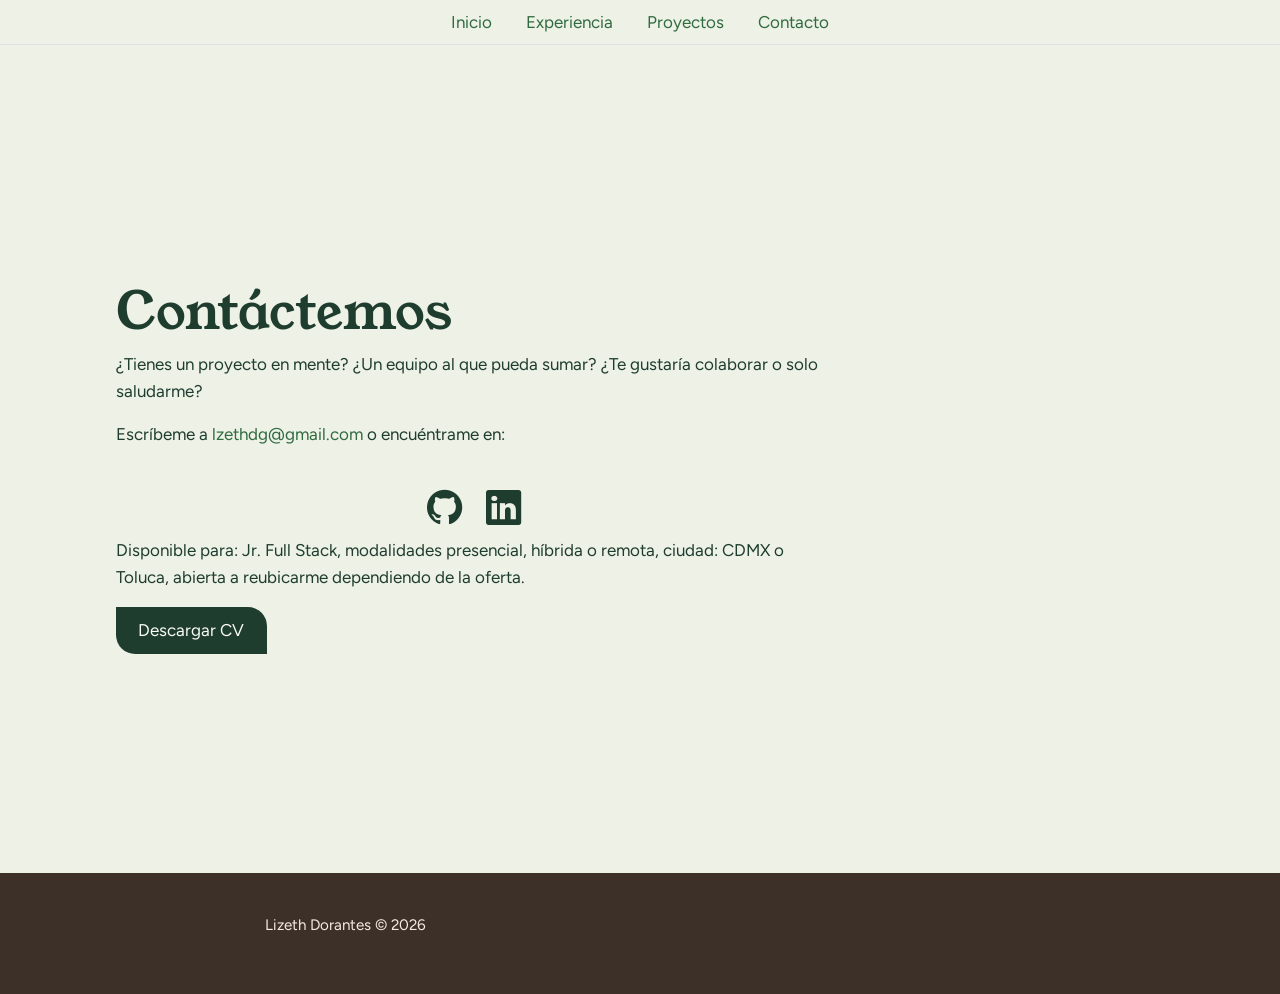
<file: contact.html>
<!DOCTYPE html>
<html lang="es">
<head>
    <meta charset="UTF-8">
    <meta name="viewport" content="width=device-width, initial-scale=1.0">
    <title>Contacto | Lizeth Dorantes</title>
    <meta name="description" content="Contacta a Lizeth Dorantes para proyectos, colaboraciones o roles de desarrollo Jr.">
    <link rel="preconnect" href="https://fonts.googleapis.com">
    <link rel="preconnect" href="https://fonts.gstatic.com" crossorigin>
    <link href="https://fonts.googleapis.com/css2?family=Figtree:wght@400;600&family=Young+Serif&display=swap" rel="stylesheet">
    <link href="https://cdn.jsdelivr.net/npm/bootstrap@5.3.8/dist/css/bootstrap.min.css" rel="stylesheet" integrity="sha384-sRIl4kxILFvY47J16cr9ZwB07vP4J8+LH7qKQnuqkuIAvNWLzeN8tE5YBujZqJLB" crossorigin="anonymous">
    <link rel="stylesheet" href="https://cdn.jsdelivr.net/npm/bootstrap-icons@1.11.3/font/bootstrap-icons.min.css">
    <link rel="stylesheet" href="./css/style.css">
</head>
<body>
    <header id="header-global"></header>

    <main id="mainCont" class="hero">
        <div class="row">
            <div id="colCont" class="col">
                <h1>Contáctemos</h1>
                <p>¿Tienes un proyecto en mente? ¿Un equipo al que pueda sumar? ¿Te gustaría colaborar o solo saludarme?</p>
                <p>Escríbeme a <a href="mailto:lzethdg@gmail.com">lzethdg@gmail.com</a> o encuéntrame en:</p>

                <nav class="enlaces" aria-label="Redes">
                    <a href="https://github.com/Zeth-DG" aria-label="GitHub" target="_blank" rel="noopener noreferrer"><i class="bi bi-github" aria-hidden="true"></i></a>
                    <a href="https://www.linkedin.com/in/lizeth-dorantes/" aria-label="LinkedIn" target="_blank" rel="noopener noreferrer"><i class="bi bi-linkedin" aria-hidden="true"></i></a>
                </nav>

                <!-- Completa: tipo de rol, modalidad y ciudad -->
                <p>Disponible para: Jr. Full Stack, modalidades presencial, híbrida o remota, ciudad: CDMX o Toluca, abierta a reubicarme dependiendo de la oferta.</p>
                <p><a class="boton" href="./docs/CV-Lizeth-Dorantes-05-OCT-2026.pdf" download>Descargar CV</a></p>
            </div>
        </div>
    </main>

    <footer class="pie">
        <p>Lizeth Dorantes &copy; 2026</p>
    </footer>

    <script src="https://cdn.jsdelivr.net/npm/bootstrap@5.3.8/dist/js/bootstrap.bundle.min.js" integrity="sha384-FKyoEForCGlyvwx9Hj09JcYn3nv7wiPVlz7YYwJrWVcXK/BmnVDxM+D2scQbITxI" crossorigin="anonymous"></script>
    <script src="./js/main.js" type="module"></script>
</body>
</html>
</file>
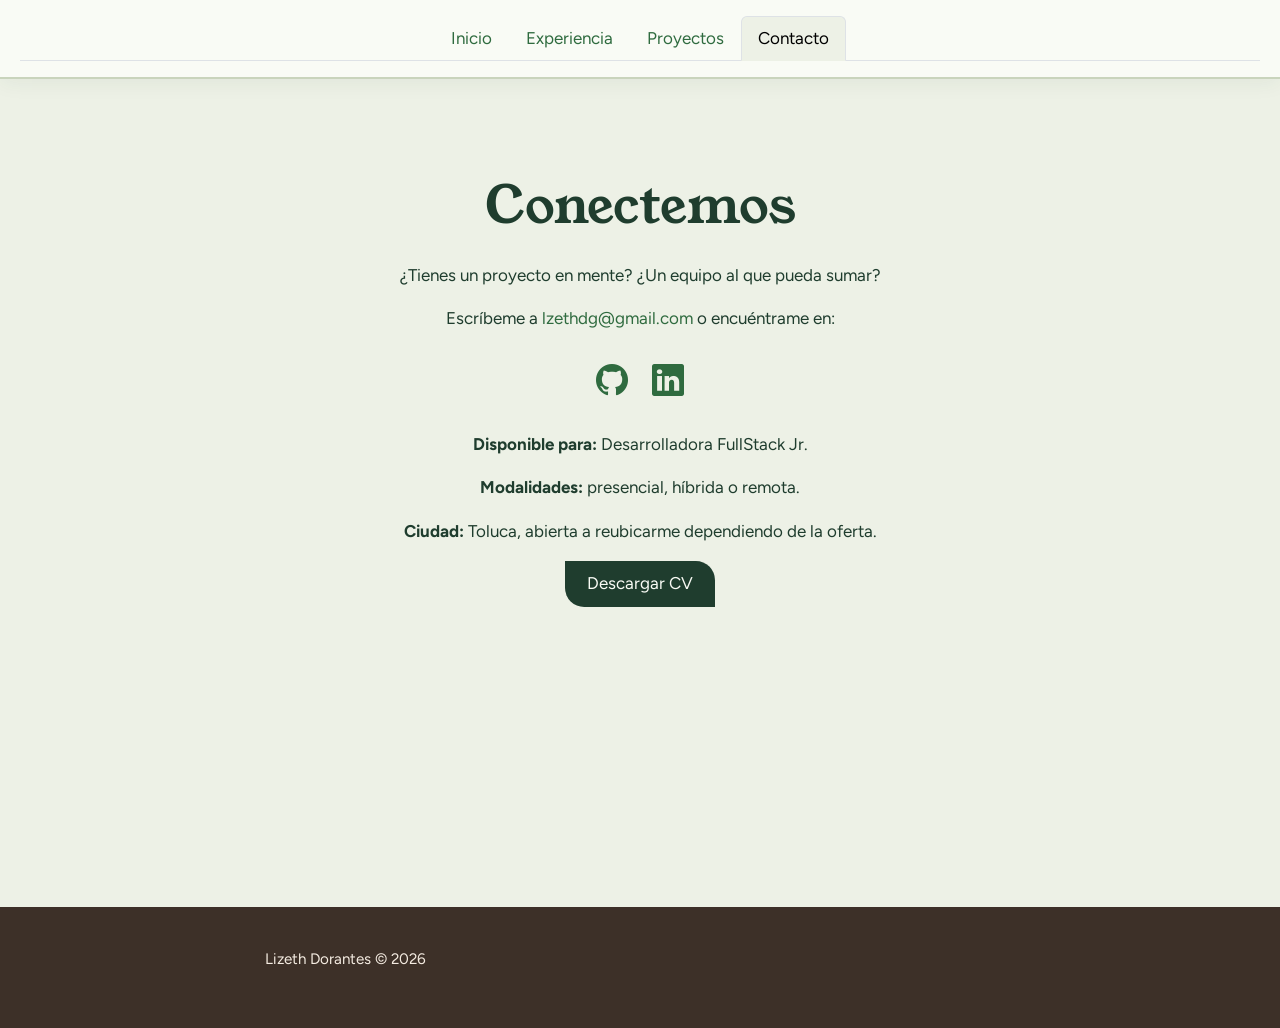
<file: contacto.html>
<!-- contact.html -->
<!DOCTYPE html>
<html lang="es">
<head>
    <meta charset="UTF-8">
    <meta name="viewport" content="width=device-width, initial-scale=1.0">
    <title>Contacto | Lizeth Dorantes</title>
    <meta name="description" content="Contacta a Lizeth Dorantes para proyectos, colaboraciones o roles de desarrollo Jr.">
    
    <link rel="preconnect" href="https://fonts.googleapis.com">
    <link rel="preconnect" href="https://fonts.gstatic.com" crossorigin>
    <link href="https://fonts.googleapis.com/css2?family=Figtree:wght@400;600&family=Young+Serif&display=swap" rel="stylesheet">
    
    <link href="https://cdn.jsdelivr.net/npm/bootstrap@5.3.8/dist/css/bootstrap.min.css" rel="stylesheet" integrity="sha384-sRIl4kxILFvY47J16cr9ZwB07vP4J8+LH7qKQnuqkuIAvNWLzeN8tE5YBujZqJLB" crossorigin="anonymous">
    <link rel="stylesheet" href="https://cdn.jsdelivr.net/npm/bootstrap-icons@1.11.3/font/bootstrap-icons.min.css">
    <link rel="stylesheet" href="./css/style.css">
</head>
<body>
    <header id="header-global" class="site-header"></header>

    <main class="contacto-main">
        <div>
            <h1>Conectemos</h1>
            <p>¿Tienes un proyecto en mente? ¿Un equipo al que pueda sumar?</p>
            <p>Escríbeme a <a href="mailto:lzethdg@gmail.com">lzethdg@gmail.com</a> o encuéntrame en:</p>

            <nav class="enlaces" aria-label="Redes sociales">
                <a href="https://github.com/Zeth-DG" aria-label="GitHub" target="_blank" rel="noopener noreferrer"><i class="bi bi-github" aria-hidden="true"></i></a>
                <a href="https://www.linkedin.com/in/lizeth-dorantes/" aria-label="LinkedIn" target="_blank" rel="noopener noreferrer"><i class="bi bi-linkedin" aria-hidden="true"></i></a>
            </nav>

            <p><strong>Disponible para:</strong> Desarrolladora FullStack Jr.</p>
            <p><strong>Modalidades:</strong> presencial, híbrida o remota.</p>
            <p><strong>Ciudad:</strong> Toluca, abierta a reubicarme dependiendo de la oferta.</p>
            
            <p><a class="boton" href="./docs/CV-Lizeth-Dorantes.pdf" download>Descargar CV</a></p>
        </div>
    </main>

    <footer class="pie">
        <p>Lizeth Dorantes &copy; 2026</p>
    </footer>

    <script src="https://cdn.jsdelivr.net/npm/bootstrap@5.3.8/dist/js/bootstrap.bundle.min.js" integrity="sha384-FKyoEForCGlyvwx9Hj09JcYn3nv7wiPVlz7YYwJrWVcXK/BmnVDxM+D2scQbITxI" crossorigin="anonymous"></script>
    <script src="./js/main.js" type="module"></script>
</body>
</html>
</file>
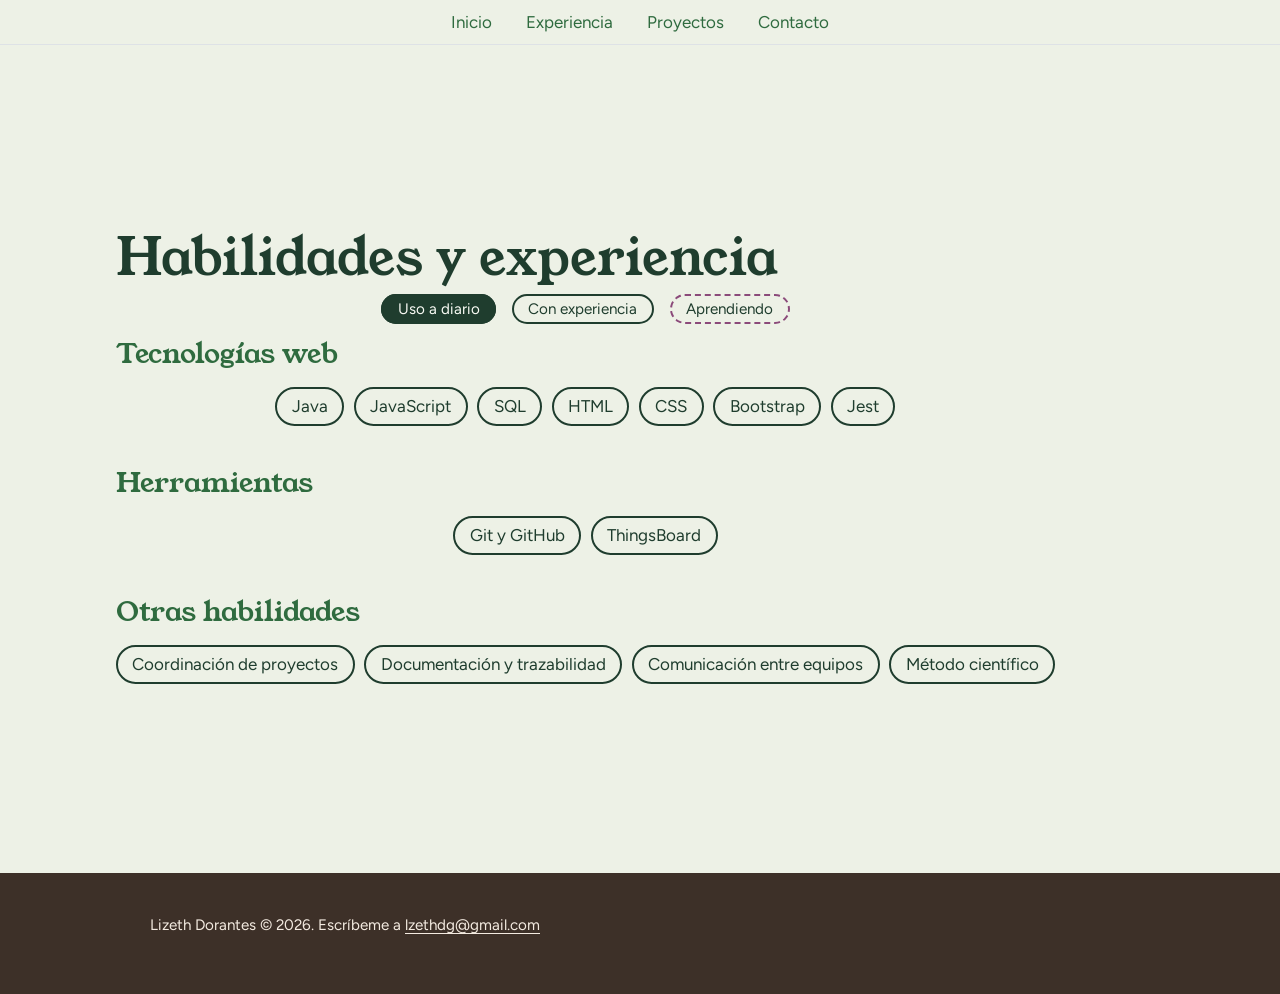
<file: experience.html>
<!DOCTYPE html>
<html lang="es">
<head>
    <meta charset="UTF-8">
    <meta name="viewport" content="width=device-width, initial-scale=1.0">
    <title>Habilidades y experiencia | Lizeth Dorantes</title>
    <meta name="description" content="Tecnologías, herramientas y habilidades de Lizeth Dorantes, desarrolladora Java Full Stack Jr.">
    <link rel="preconnect" href="https://fonts.googleapis.com">
    <link rel="preconnect" href="https://fonts.gstatic.com" crossorigin>
    <link href="https://fonts.googleapis.com/css2?family=Figtree:wght@400;600&family=Young+Serif&display=swap" rel="stylesheet">
    <link href="https://cdn.jsdelivr.net/npm/bootstrap@5.3.8/dist/css/bootstrap.min.css" rel="stylesheet" integrity="sha384-sRIl4kxILFvY47J16cr9ZwB07vP4J8+LH7qKQnuqkuIAvNWLzeN8tE5YBujZqJLB" crossorigin="anonymous">
    <link rel="stylesheet" href="https://cdn.jsdelivr.net/npm/bootstrap-icons@1.11.3/font/bootstrap-icons.min.css">
    <link rel="stylesheet" href="./css/style.css">
</head>
<body>
    <header id="header-global"></header>

    <main id="mainCont" class="hero">
        <div class="row">
            <div id="colCont" class="col">
                <h1>Habilidades y experiencia</h1>

                <!-- Leyenda: el nivel se distingue por relleno y borde, no solo por color -->
                <ul class="leyenda" aria-label="Leyenda de niveles">
                    <li><span class="chip chip--diario">Uso a diario</span></li>
                    <li><span class="chip">Con experiencia</span></li>
                    <li><span class="chip chip--aprendo">Aprendiendo</span></li>
                </ul>

                <section class="grupo" aria-labelledby="t-web">
                    <h2 id="t-web">Tecnologías web</h2>
                    <ul class="chips">
                        <!-- Ajusta el nivel cambiando la clase: chip--diario | (ninguna) | chip--aprendo -->
                        <li class="chip">Java</li>
                        <li class="chip">JavaScript</li>
                        <li class="chip">SQL</li>
                        <li class="chip">HTML</li>
                        <li class="chip">CSS</li>
                        <li class="chip">Bootstrap</li>
                        <li class="chip">Jest</li>
                    </ul>
                </section>

                <section class="grupo" aria-labelledby="t-herr">
                    <h2 id="t-herr">Herramientas</h2>
                    <ul class="chips">
                        <li class="chip">Git y GitHub</li>
                        <li class="chip">ThingsBoard</li>
                    </ul>
                </section>

                <section class="grupo" aria-labelledby="t-otras">
                    <h2 id="t-otras">Otras habilidades</h2>
                    <ul class="chips">
                        <li class="chip">Coordinación de proyectos</li>
                        <li class="chip">Documentación y trazabilidad</li>
                        <li class="chip">Comunicación entre equipos</li>
                        <li class="chip">Método científico</li>
                    </ul>
                </section>
            </div>
        </div>
    </main>

    <footer class="pie">
        <p>Lizeth Dorantes &copy; 2026. Escríbeme a <a href="mailto:lzethdg@gmail.com">lzethdg@gmail.com</a></p>
    </footer>

    <script src="https://cdn.jsdelivr.net/npm/bootstrap@5.3.8/dist/js/bootstrap.bundle.min.js" integrity="sha384-FKyoEForCGlyvwx9Hj09JcYn3nv7wiPVlz7YYwJrWVcXK/BmnVDxM+D2scQbITxI" crossorigin="anonymous"></script>
    <script src="./js/main.js" type="module"></script>
</body>
</html>
</file>
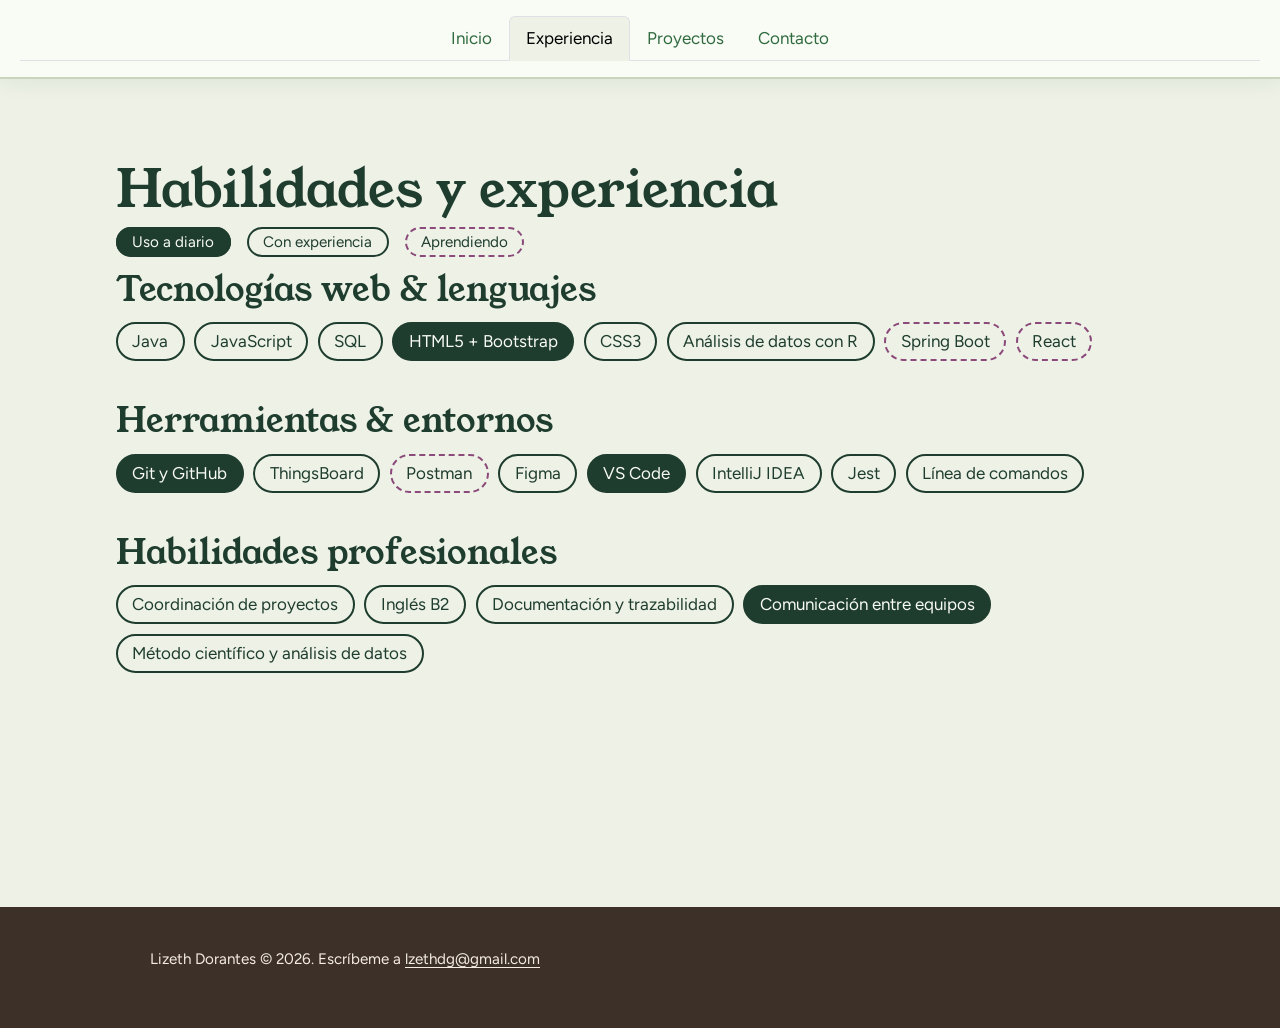
<file: experiencia.html>
<!-- experience.html (habilidades.html) -->
<!DOCTYPE html>
<html lang="es">
<head>
    <meta charset="UTF-8">
    <meta name="viewport" content="width=device-width, initial-scale=1.0">
    <title>Habilidades y experiencia | Lizeth Dorantes</title>
    <meta name="description" content="Tecnologías, herramientas y habilidades de Lizeth Dorantes, desarrolladora Java Full Stack Jr.">
    
    <link rel="preconnect" href="https://fonts.googleapis.com">
    <link rel="preconnect" href="https://fonts.gstatic.com" crossorigin>
    <link href="https://fonts.googleapis.com/css2?family=Figtree:wght@400;600&family=Young+Serif&display=swap" rel="stylesheet">
    
    <link href="https://cdn.jsdelivr.net/npm/bootstrap@5.3.8/dist/css/bootstrap.min.css" rel="stylesheet" integrity="sha384-sRIl4kxILFvY47J16cr9ZwB07vP4J8+LH7qKQnuqkuIAvNWLzeN8tE5YBujZqJLB" crossorigin="anonymous">
    <link rel="stylesheet" href="https://cdn.jsdelivr.net/npm/bootstrap-icons@1.11.3/font/bootstrap-icons.min.css">
    <link rel="stylesheet" href="./css/style.css">
</head>
<body>
    <header id="header-global" class="site-header"></header>

    <main class="seccion-alineada-izquierda">
        <div class="w-100">
            <h1>Habilidades y experiencia</h1>

            <!-- Leyenda de niveles -->
            <ul class="leyenda" aria-label="Leyenda de niveles">
                <li><span class="chip chip--diario">Uso a diario</span></li>
                <li><span class="chip">Con experiencia</span></li>
                <li><span class="chip chip--aprendo">Aprendiendo</span></li>
            </ul>

            <section class="grupo" aria-labelledby="t-web">
                <h2 id="t-web">Tecnologías web & lenguajes</h2>
                <ul class="chips">
                    <li class="chip">Java</li>
                    <li class="chip">JavaScript</li>
                    <li class="chip">SQL</li>
                    <li class="chip chip--diario">HTML5 + Bootstrap</li>
                    <li class="chip">CSS3</li>
                    <li class="chip">Análisis de datos con R</li>
                    <li class="chip chip--aprendo">Spring Boot</li>
                    <li class="chip chip--aprendo">React</li>
                   
                </ul>
            </section>

            <section class="grupo" aria-labelledby="t-herr">
                <h2 id="t-herr">Herramientas & entornos</h2>
                <ul class="chips">
                    <li class="chip chip--diario">Git y GitHub</li>
                    <li class="chip">ThingsBoard</li>
                    <li class="chip chip--aprendo">Postman</li>
                    <li class="chip">Figma</li>
                    <li class="chip chip--diario">VS Code</li>
                    <li class="chip">IntelliJ IDEA</li>
                    <li class="chip">Jest</li>
                    <li class="chip">Línea de comandos</li>
                </ul>
            </section>

            <section class="grupo" aria-labelledby="t-pro">
                <h2 id="t-pro">Habilidades profesionales</h2>
                <ul class="chips">
                    <li class="chip">Coordinación de proyectos</li>
                    <li class="chip">Inglés B2</li>
                    <li class="chip">Documentación y trazabilidad</li>
                    <li class="chip chip--diario">Comunicación entre equipos</li>
                    <li class="chip">Método científico y análisis de datos</li>                    
                </ul>
            </section>
        </div>
    </main>

    <footer class="pie">
        <p>Lizeth Dorantes &copy; 2026. Escríbeme a <a href="mailto:lzethdg@gmail.com">lzethdg@gmail.com</a></p>
    </footer>

    <script src="https://cdn.jsdelivr.net/npm/bootstrap@5.3.8/dist/js/bootstrap.bundle.min.js" integrity="sha384-FKyoEForCGlyvwx9Hj09JcYn3nv7wiPVlz7YYwJrWVcXK/BmnVDxM+D2scQbITxI" crossorigin="anonymous"></script>
    <script src="./js/main.js" type="module"></script>
</body>
</html>
</file>
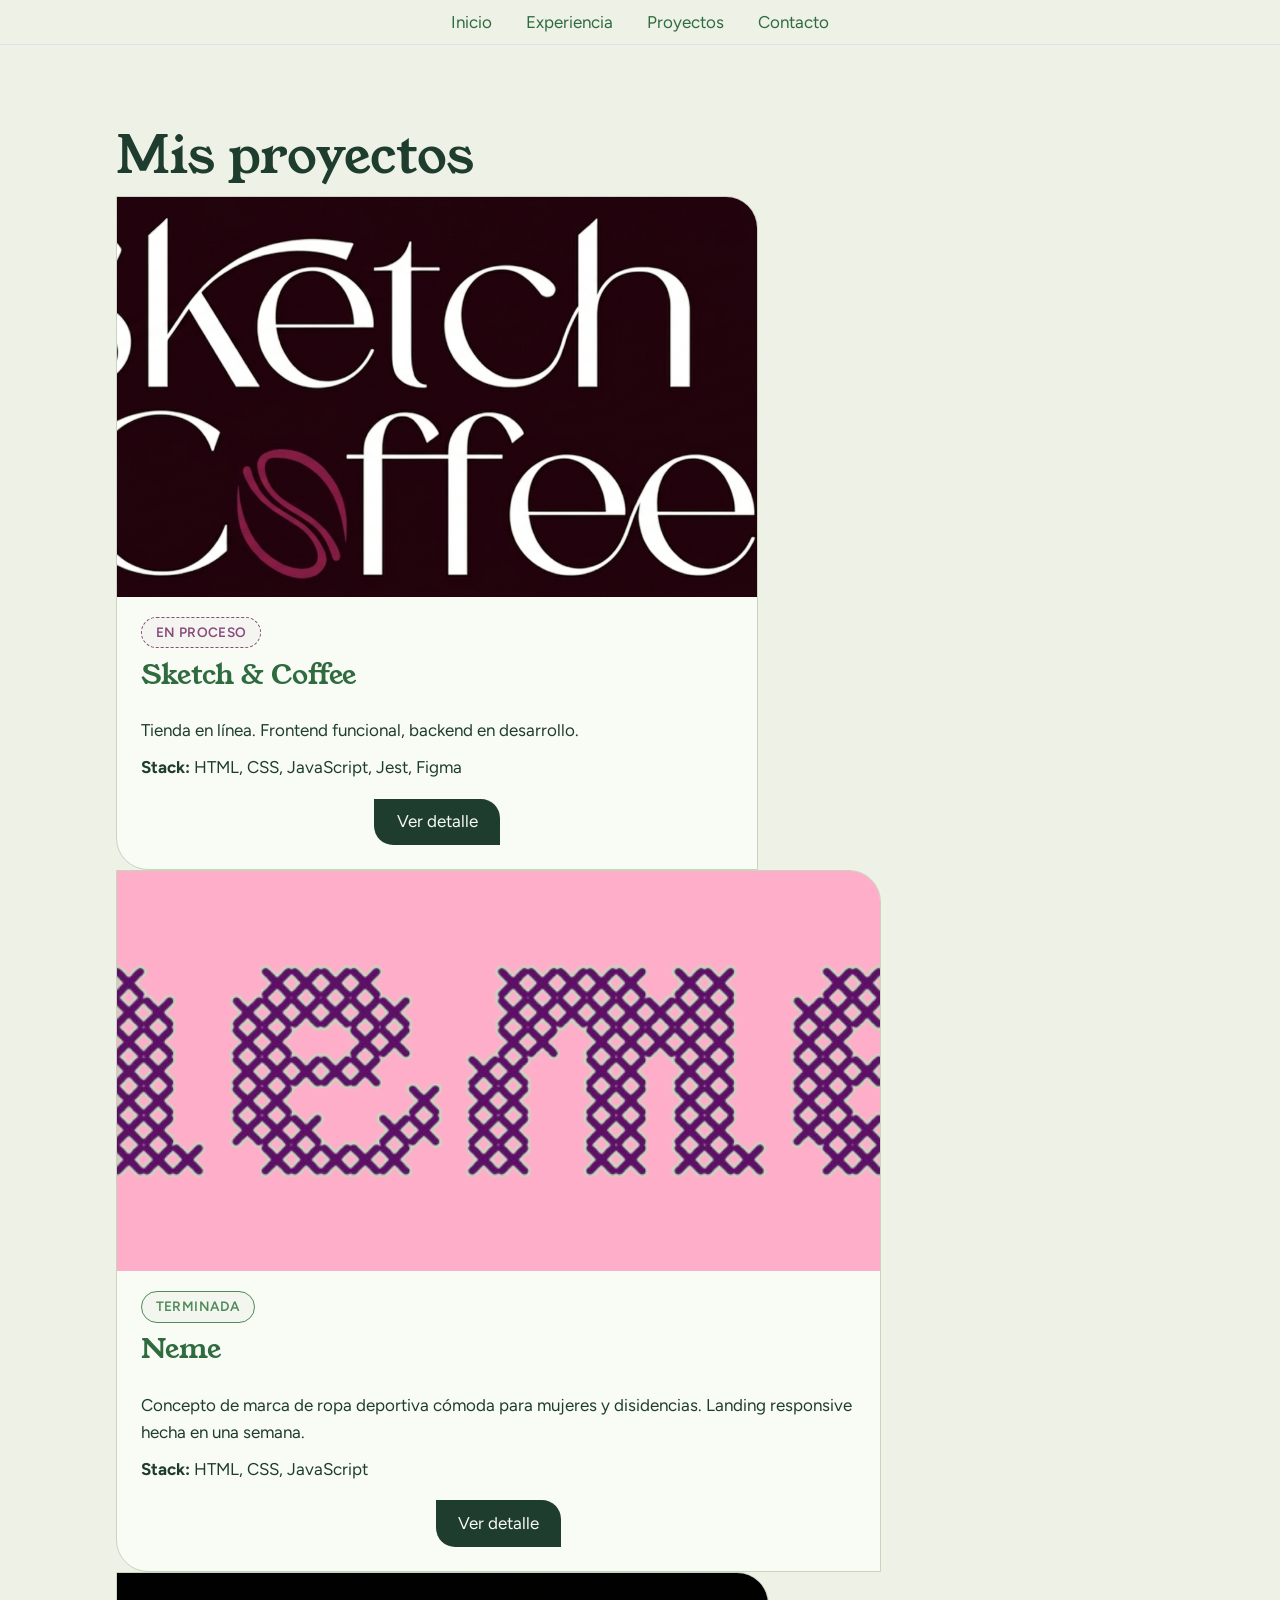
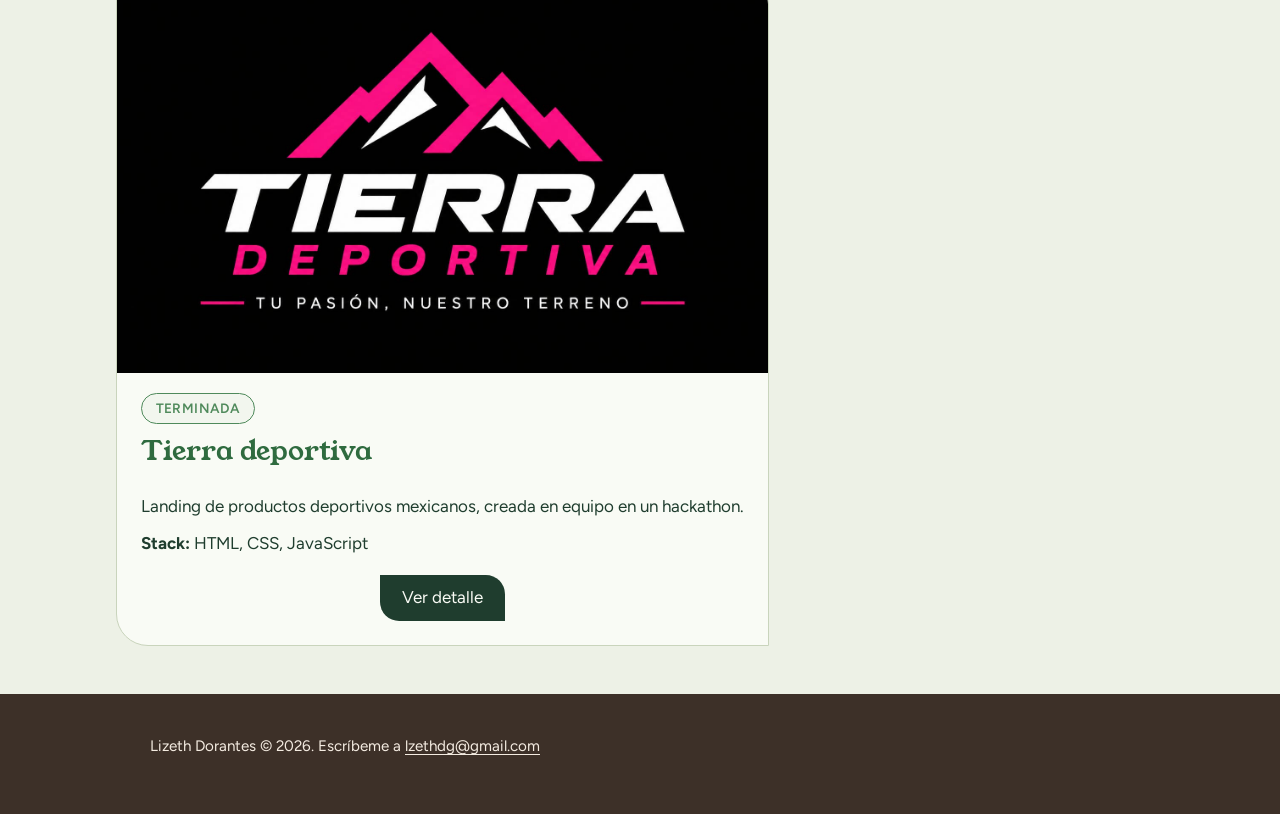
<file: projects.html>
<!DOCTYPE html>
<html lang="es">
<head>
    <meta charset="UTF-8">
    <meta name="viewport" content="width=device-width, initial-scale=1.0">
    <title>Proyectos | Lizeth Dorantes</title>
    <meta name="description" content="Proyectos de Lizeth Dorantes: landing pages, trabajo en equipo y un e-commerce Full Stack en desarrollo.">
    <link rel="preconnect" href="https://fonts.googleapis.com">
    <link rel="preconnect" href="https://fonts.gstatic.com" crossorigin>
    <link href="https://fonts.googleapis.com/css2?family=Figtree:wght@400;600&family=Young+Serif&display=swap" rel="stylesheet">
    <link href="https://cdn.jsdelivr.net/npm/bootstrap@5.3.8/dist/css/bootstrap.min.css" rel="stylesheet" integrity="sha384-sRIl4kxILFvY47J16cr9ZwB07vP4J8+LH7qKQnuqkuIAvNWLzeN8tE5YBujZqJLB" crossorigin="anonymous">
    <link rel="stylesheet" href="https://cdn.jsdelivr.net/npm/bootstrap-icons@1.11.3/font/bootstrap-icons.min.css">
    <link rel="stylesheet" href="./css/style.css">
</head>
<body>
    <header id="header-global"></header>

    <main id="mainCont" class="hero">
        <h1>Mis proyectos</h1>

            <!--Sketch & coffee-->
            <!-- Tarjeta -->
            <article class="tarjeta">
                <img src="./images/logos/logo-sketch-and-coffee-fondo-guinda.jpg" alt="Logo de Sketch &amp; Coffee" width="640" height="400" loading="lazy">
                <div class="tarjeta-cuerpo">
                    <span class="etiqueta etiqueta--proceso">En proceso</span>
                    <h2>Sketch &amp; Coffee</h2>
                    <p>Tienda en línea. Frontend funcional, backend en desarrollo.</p>
                    <p class="stack"><strong>Stack:</strong> HTML, CSS, JavaScript, Jest, Figma</p>
                    <button type="button" class="boton" data-bs-toggle="modal" data-bs-target="#modal-sketch">Ver detalle</button>
                </div>
            </article>

            <!-- Modal -->
            <div class="modal fade" id="modal-sketch" tabindex="-1" aria-labelledby="modal-sketch-titulo" aria-hidden="true">
                <div class="modal-dialog modal-xl modal-dialog-scrollable modal-dialog-centered">
                    <div class="modal-content">
                        <div class="modal-header">
                            <h2 class="modal-title" id="modal-sketch-titulo">Sketch &amp; Coffee</h2>
                            <button type="button" class="btn-close" data-bs-dismiss="modal" aria-label="Cerrar"></button>
                        </div>
                        <div class="modal-body">
                            <img class="img-fluid mb-3" src="./images/sketch-and-coffee.png" alt="Captura completa de Sketch &amp; Coffee">
                            <h3>El problema</h3>
                            <p>Sketch &amp; Coffee es la cafetería, con concepto 2D, de uno de los integrantes del equipo. Necesitaba un solo lugar para mostrar su menú, tomar pedidos, vender productos y mostrar información importante. Construimos una tienda en línea que lo centraliza y conserva la identidad visual de la cafetería.</p>
                            <h3>Mi rol y aporte</h3>
                            <ul>
                                <li><strong>Frontend:</strong> desarrollé el header (separado como componente para reutilizarlo en todas las páginas), el hero y su paleta, con HTML, CSS y JavaScript.</li>
                                <li><strong>Calidad:</strong> implementé las validaciones del formulario de contacto para evitar envíos incompletos o mal capturados, con pruebas unitarias en Jest.</li>
                                <li><strong>Diseño y accesibilidad:</strong> prototipé en Figma las secciones Contacto y Acerca de nosotros. Detecté un problema de legibilidad en las fuentes, lo presenté al equipo y migré el CSS a una tipografía accesible (Atkinson Hyperlegible para el texto).</li>
                                <li><strong>Gestión:</strong> roté entre Scrum Master y Product Owner en un equipo de 7 durante 8 semanas, con planeación, alcance y priorización de historias de usuario, y di seguimiento a las tareas en Trello.</li>
                            </ul>
                            <h3>Un reto técnico</h3>
                            <p>Las fuentes originales eran poco legibles. Lo presenté al equipo, comparé opciones y migré a Atkinson Hyperlegible para el texto.</p>
                            <h3>Estado y siguientes pasos</h3>
                            <p>Frontend funcional. Sigue la implementación del backend.</p>
                        </div>
                        <div class="modal-footer">
                            <span>Demo (próximamente)</span>
                            <span>Código (próximamente)</span>
                        </div>
                    </div>
                </div>
            </div>
            
            <!--NEME-->
            <!-- Tarjeta -->
            <article class="tarjeta">
                <img src="./images/logos/logo-neme-punto-de-cruz.png" alt="Logo de neme" width="640" height="400" loading="lazy">
                <div class="tarjeta-cuerpo">
                    <span class="etiqueta etiqueta--terminada">Terminada</span>
                    <h2>Neme</h2>
                    <p>Concepto de marca de ropa deportiva cómoda para mujeres y disidencias. Landing responsive hecha en una semana.</p>
                    <p class="stack"><strong>Stack:</strong> HTML, CSS, JavaScript</p>
                    <button type="button" class="boton" data-bs-toggle="modal" data-bs-target="#modal-neme">Ver detalle</button>
                </div>
            </article>

            <!-- Modal -->
            <div class="modal fade" id="modal-neme" tabindex="-1" aria-labelledby="modal-neme-titulo" aria-hidden="true">
                <div class="modal-dialog modal-xl modal-dialog-scrollable modal-dialog-centered">
                    <div class="modal-content">
                        <div class="modal-header">
                            <h2 class="modal-title" id="modal-neme-titulo">Neme</h2>
                            <button type="button" class="btn-close" data-bs-dismiss="modal" aria-label="Cerrar"></button>
                        </div>
                        <div class="modal-body">
                            <img class="img-fluid mb-3" src="./images/neme.png" alt="Captura completa de Neme">
                            <h3>El concepto</h3>
                            <p>Neme significa "bailar" en mazahua. Es el concepto de una marca de ropa deportiva para mujeres y disidencias que prioriza la comodidad sobre los cánones de belleza y celebra el placer de moverse. Se organiza en tres categorías (nadar, correr y fuerza) bajo una idea: fluye como el río, paso a paso hacia tus objetivos y hacia un cuerpo más fuerte.</p>
                            <h3>Mi rol y aporte</h3>
                            <p>Proyecto individual: definí el concepto y el nombre, diseñé la identidad (el logo es punto de cruz, la técnica con la que se bordan blusas y enaguas de las mujeres de la región), seleccioné las imágenes y desarrollé el sitio con HTML, CSS, JavaScript y Bootstrap. Armé el catálogo en JSON, del que se alimentan los modales de producto.</p>
                            <h3>Retos técnicos</h3>
                            <ul>
                                <li>Los modales de producto y el menú hamburguesa para móvil fueron lo más difícil de lograr.</li>
                                <li>Elegir fotos reales de Pexels que no se vieran posadas ni "de catálogo" me tomó bastante tiempo, igual que preparar el JSON y renombrar las imágenes.</li>
                                <li>Con un plazo de una semana que yo misma me puse, decidí apoyarme en IA (Perplexity y Gemini) para llegar a tiempo. Integré, revisé y ajusté el código.</li>
                            </ul>
                            <h3>Estado y siguiente paso</h3>
                            <p>Terminado como landing page responsiva. Siguiente paso: conectar el catálogo a un backend,presentar a la comunidad de maquiladores.</p>
                        </div>
                        <div class="modal-footer">
                            <a href="https://github.com/Zeth-DG/neme-landpage-ropa-deportiva" target="_blank" rel="noopener noreferrer">Código</a>
                        </div>
                    </div>
                </div>
            </div>

            <!--Tierra deportiva-->
            <!-- Tarjeta -->
            <article class="tarjeta">
                <img src="./images/logos/logo-tierra-deportiva.jpeg" alt="Logo de tierra deportiva" width="640" height="400" loading="lazy">
                <div class="tarjeta-cuerpo">
                    <span class="etiqueta etiqueta--terminada">Terminada</span>
                    <h2>Tierra deportiva</h2>
                    <p>Landing de productos deportivos mexicanos, creada en equipo en un hackathon.</p>
                    <p class="stack"><strong>Stack:</strong> HTML, CSS, JavaScript</p>
                    <button type="button" class="boton" data-bs-toggle="modal" data-bs-target="#modal-tierra-deportiva">Ver detalle</button>
                </div>
            </article>

            <!-- Modal -->
            <div class="modal fade" id="modal-tierra-deportiva" tabindex="-1" aria-labelledby="modal-tierra-deportiva-titulo" aria-hidden="true">
                <div class="modal-dialog modal-xl modal-dialog-scrollable modal-dialog-centered">
                    <div class="modal-content">
                        <div class="modal-header">
                            <h2 class="modal-title" id="modal-tierra-deportiva-titulo">Tierra deportiva</h2>
                            <button type="button" class="btn-close" data-bs-dismiss="modal" aria-label="Cerrar"></button>
                        </div>
                        <div class="modal-body">
                            <img class="img-fluid mb-3" src="./images/tierra-deportiva.png" alt="Captura completa de landpage tierra deportiva">
                            <h3>El concepto</h3>
                            <p>El nombre nació de mi propuesta "Tlalli" (tierra en náhuatl) y evolucionó a Tierra Deportiva. La landing presenta productos mexicanos en cuatro deportes populares en CDMX, Estado de México y Monterrey: fútbol, gym, natación y running.</p>
                            <h3>Mi rol y aporte</h3>
                            <ul>
                                <li>Diseñé la estructura base del HTML y la sección de productos, sobre la que el equipo construyó el resto del sitio.</li>
                                <li>Mejoré la navegación del carrusel con JavaScript: al seleccionar un deporte, te lleva a la primera slide de sus productos.</li>
                                <li>Reconstruí la versión intermedia del proyecto y recuperé el avance del equipo.</li>
                                <li>Definí el concepto y la propuesta visual de la landing.</li>
                            </ul>
                            <h3>Retos técnicos</h3>
                            <ul>
                                <li>Al integrar mi código en la rama develop, el sitio se rompió y tardé de 2 a 3 horas en corregirlo. Aprendí a realizar commits más frecuentes y revisar con más cuidado antes de integrar.</li>
                                <li>Convertí las imágenes a WebP para que la página cargara rápido.</li>
                                <li>Conseguí imágenes libres de IA para la sección de productos de natación y running.</li>
                                <li>Definí una paleta inspirada en lo mexicano que no pareciera un sitio de gobierno.</li>
                            </ul>
                            <h3>Estado y siguiente paso</h3>
                            <p>Terminado en el hackathon. Pendiente: publicar la demo en línea.</p>
                        </div>
                        <div class="modal-footer">
                            <a href="https://github.com/Manutaro/Hackathon-1-Landing-page-interactiva" target="_blank" rel="noopener noreferrer">Código</a>
                        </div>
                    </div>
                </div>
            </div>

            
        </div>
    </main>

    <footer class="pie">
        <p>Lizeth Dorantes &copy; 2026. Escríbeme a <a href="mailto:lzethdg@gmail.com">lzethdg@gmail.com</a></p>
    </footer>

    <script src="https://cdn.jsdelivr.net/npm/bootstrap@5.3.8/dist/js/bootstrap.bundle.min.js" integrity="sha384-FKyoEForCGlyvwx9Hj09JcYn3nv7wiPVlz7YYwJrWVcXK/BmnVDxM+D2scQbITxI" crossorigin="anonymous"></script>
    <script src="./js/main.js" type="module"></script>
</body>
</html>
</file>
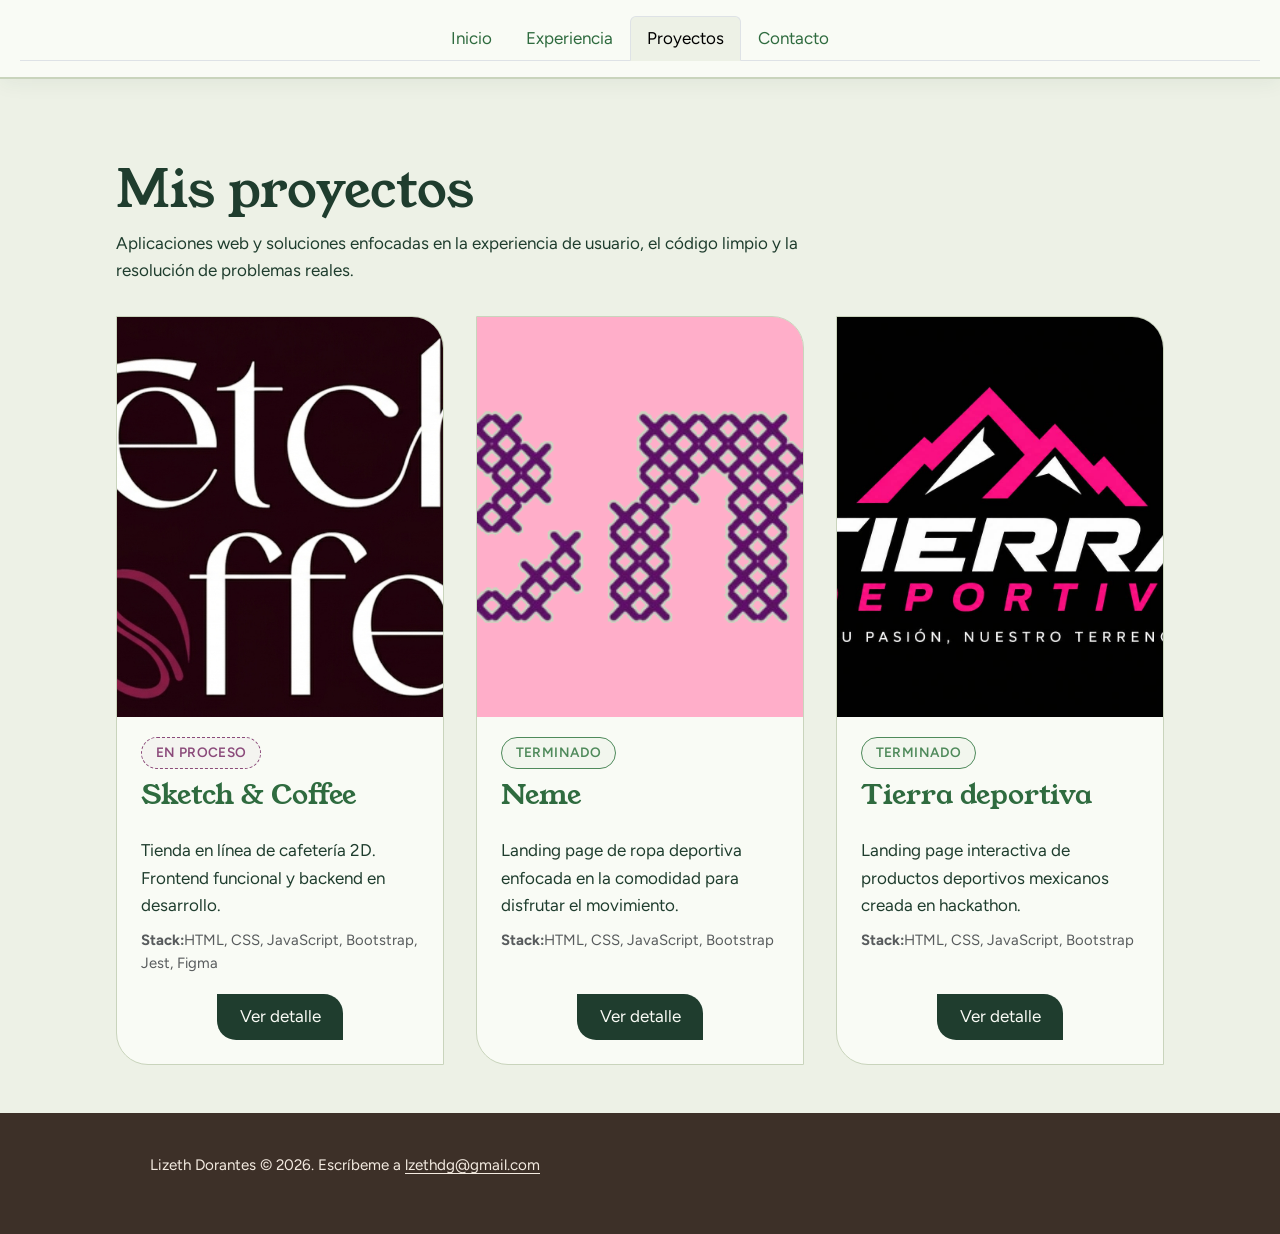
<file: proyectos.html>
<!DOCTYPE html>
<html lang="es">
<head>
    <meta charset="UTF-8">
    <meta name="viewport" content="width=device-width, initial-scale=1.0">
    <title>Proyectos | Lizeth Dorantes</title>
    <meta name="description" content="Proyectos de Lizeth Dorantes: landing pages, trabajo en equipo y un e-commerce Full Stack en desarrollo.">
    <link rel="preconnect" href="https://fonts.googleapis.com">
    <link rel="preconnect" href="https://fonts.gstatic.com" crossorigin>
    <link href="https://fonts.googleapis.com/css2?family=Figtree:wght@400;600&family=Young+Serif&display=swap" rel="stylesheet">
    <link href="https://cdn.jsdelivr.net/npm/bootstrap@5.3.8/dist/css/bootstrap.min.css" rel="stylesheet" integrity="sha384-sRIl4kxILFvY47J16cr9ZwB07vP4J8+LH7qKQnuqkuIAvNWLzeN8tE5YBujZqJLB" crossorigin="anonymous">
    <link rel="stylesheet" href="https://cdn.jsdelivr.net/npm/bootstrap-icons@1.11.3/font/bootstrap-icons.min.css">
    <link rel="stylesheet" href="./css/style.css">
</head>
<body>
    <header id="header-global" class="site-header"></header>

    <main id="mainCont" class="hero">
        <div class="w-100">
            <h1>Mis proyectos</h1>
            <p class="mb-4">Aplicaciones web y soluciones enfocadas en la experiencia de usuario, el código limpio y la resolución de problemas reales.</p>

            <div class="tarjetas">
                <!--Sketch & coffee-->
                <article id="tarjeta-sketch" class="tarjeta">
                    <img src="./images/logos/logo-sketch-and-coffee-fondo-guinda.jpg" alt="Logo de Sketch &amp; Coffee" width="640" height="400" loading="lazy">
                    <div class="tarjeta-cuerpo">
                        <span class="etiqueta etiqueta--proceso">En proceso</span>
                        <h2>Sketch &amp; Coffee</h2>
                        <p>Tienda en línea de cafetería 2D. Frontend funcional y backend en desarrollo.</p>
                        <p class="text-muted small"><strong>Stack:</strong>HTML, CSS, JavaScript, Bootstrap, Jest, Figma</p>
                        <div class="tarjeta-enlaces">
                            <button type="button" class="boton" data-bs-toggle="modal" data-bs-target="#modal-sketch">Ver detalle</button>
                        </div>
                    </div>
                </article>

                <!--NEME-->
                <article id="tarjeta-neme" class="tarjeta">
                    <img src="./images/logos/logo-neme-punto-de-cruz.png" alt="Logo de neme" width="640" height="400" loading="lazy">
                    <div class="tarjeta-cuerpo">
                        <span class="etiqueta etiqueta--terminada">Terminado</span>
                        <h2>Neme</h2>
                        <p>Landing page de ropa deportiva enfocada en la comodidad para disfrutar el movimiento.</p>
                        <p class="text-muted small"><strong>Stack:</strong>HTML, CSS, JavaScript, Bootstrap</p>
                        <div class="tarjeta-enlaces">
                            <button type="button" class="boton" data-bs-toggle="modal" data-bs-target="#modal-neme">Ver detalle</button>
                        </div>
                    </div>
                </article>

                <!--Tierra deportiva-->
                <article id="tarjeta-tierraD" class="tarjeta">
                    <img src="./images/logos/logo-tierra-deportiva.jpeg" alt="Logo de tierra deportiva" width="640" height="400" loading="lazy">
                    <div class="tarjeta-cuerpo">
                        <span class="etiqueta etiqueta--terminada">Terminado</span>
                        <h2>Tierra deportiva</h2>
                        <p>Landing page interactiva de productos deportivos mexicanos creada en hackathon.</p>
                        <p class="text-muted small"><strong>Stack:</strong>HTML, CSS, JavaScript, Bootstrap</p>
                        <div class="tarjeta-enlaces">
                            <button type="button" class="boton" data-bs-toggle="modal" data-bs-target="#modal-tierra-deportiva">Ver detalle</button>
                        </div>
                    </div>
                </article>
            </div>
        </div>
    </main>

    <footer class="pie">
        <p>Lizeth Dorantes &copy; 2026. Escríbeme a <a href="mailto:lzethdg@gmail.com">lzethdg@gmail.com</a></p>
    </footer>

    <!-- Modales -->
    <!-- Modal Sketch & coffee -->
    <div class="modal fade" id="modal-sketch" tabindex="-1" aria-labelledby="modal-sketch-titulo" aria-hidden="true">
        <div class="modal-dialog modal-lg modal-dialog-scrollable modal-dialog-centered">
            <div class="modal-content">
                <div class="modal-header">
                    <h2 class="modal-title fs-3" id="modal-sketch-titulo">Sketch &amp; Coffee</h2>
                    <button type="button" class="btn-close" data-bs-dismiss="modal" aria-label="Cerrar"></button>
                </div>
                <div class="modal-body">
                    <img class="img-fluid rounded mb-3 w-100" src="./images/sketch-and-coffee.png" alt="Captura completa de Sketch &amp; Coffee">
                    <h3>El problema</h3>
                    <p>Sketch &amp; Coffee es la cafetería de uno de los integrantes del equipo, con un concepto 2D propio. Necesitaba centralizar menú, pedidos y tienda en un solo lugar. Construimos una tienda en línea que lo reúne y conserva la identidad visual de la cafetería.</p>
                    <h3>Mi rol y aporte</h3>
                    <ul>
                        <li><strong>Frontend:</strong> desarrollé el header (separado como componente para reutilizarlo en todas las páginas), el hero y la paleta del header, con HTML, CSS y JavaScript.</li>
                        <li><strong>Calidad:</strong> implementé las validaciones del formulario de contacto para evitar envíos incompletos o mal capturados, con pruebas unitarias en Jest.</li>
                        <li><strong>Diseño:</strong> prototipé en Figma las secciones Contacto y Acerca de nosotros, que sirvieron de referencia visual para el frontend.</li>
                        <li><strong>Gestión:</strong> roté entre Scrum Master y Product Owner en un equipo de 7 durante 8 semanas, con planeación, alcance y priorización de historias de usuario. Mantuve el Trello con las actividades de cada integrante.</li>
                    </ul>
                     <h3>Retos técnicos</h3>
                     <ul>
                        <li>Las fuentes originales eran poco legibles. Presenté el problema al equipo, busqué opciones y cambié la tipografía del CSS principal a una accesible (Atkinson Hyperlegible para el texto).</li>
                        <li>Las validaciones del formulario y sus pruebas con Jest (dos versiones) siguen en mejora.</li>
                    </ul>
                    
                    <h3>Tecnologías</h3>
                    <p>HTML, CSS, JavaScript, Bootstrap, Jest, Figma, Trello.</p>
 
                    <h3>Estado y siguiente paso</h3>
                    <p>Frontend funcional. Sigue la implementación del backend y la mejora del formulario de contacto.</p>
                </div>
                
                <div class="modal-footer justify-content-between">
                    <span class="text-muted small">Demo (próximamente)</span>
                    <span class="text-muted small">Código (próximamente)</span>
                </div>
            </div>
        </div>
    </div>
    <!-- ===== Neme ===== -->
    <div class="modal fade" id="modal-neme" tabindex="-1" aria-labelledby="modal-neme-titulo" aria-hidden="true">
        <div class="modal-dialog modal-lg modal-dialog-scrollable modal-dialog-centered">
            <div class="modal-content">
                <div class="modal-header">
                    <h2 class="modal-title fs-3" id="modal-neme-titulo">Neme</h2>
                    <button type="button" class="btn-close" data-bs-dismiss="modal" aria-label="Cerrar"></button>
                </div>
                <div class="modal-body">
                    <img class="img-fluid rounded mb-3 w-100" src="./images/neme.png" alt="Captura completa de la landing page Neme">
    
                    <h3>El concepto</h3>
                    <p>Neme significa "bailar" en mazahua. Es el concepto de una marca de ropa deportiva para mujeres y disidencias que prioriza la comodidad sobre los cánones de belleza y celebra el placer de moverse. Se organiza en tres categorías (nadar, correr y fuerza) bajo una idea: fluye como el río, paso a paso hacia tus objetivos y hacia un cuerpo más fuerte.</p>
                    <p>El logo es punto de cruz, la técnica con la que se adornan blusas y enaguas en la región de mis abuelos, que además tiene maquilas de ropa deportiva. Por lo que el proyecto tuvo también raíces en la idea de comunidad.</p>
    
                    <h3>Mi rol y aporte</h3>
                    <ul>
                        <li>Definí el concepto y el nombre de la marca (dudé entre Neme y Eñe, "jugar").</li>
                        <li>Diseñé la identidad visual, con el logo en punto de cruz.</li>
                        <li>Desarrollé la página, de forma individual y en una semana.</li>
                    </ul>
    
                    <h3>Retos técnicos</h3>
                    <ul>
                        <li>Los modales de producto y el menú hamburguesa para móvil fueron retadores.</li>
                        <li>Con un plazo de una semana que yo misma me puse, me apoyé en IA (Perplexity y Gemini) para avanzar. Revisé e integré el código.</li>
                        <li>Elegir fotos reales de Pexels que no se vieran performáticas, armar el JSON y renombrar las imágenes llevó una buena inversión de tiempo.</li>
                    </ul>
    
                    <h3>Tecnologías</h3>
                    <p>HTML, CSS, JavaScript, Bootstrap.</p>
    
                    <h3>Estado y siguiente paso</h3>
                    <p>Terminada como landing page responsiva. Siguiente paso posible: conectar el catálogo a un backend, con carrito.</p>
                </div>
                <div class="modal-footer justify-content-start gap-3">
                    <span class="text-muted small">Demo (próximamente)</span>
                    <a href="https://github.com/Zeth-DG/neme-landpage-ropa-deportiva" target="_blank" rel="noopener noreferrer" class="boton">Ver código</a>
                </div>
            </div>
        </div>
    </div>
    
    <!-- ===== Tierra Deportiva ===== -->
    <div class="modal fade" id="modal-tierra-deportiva" tabindex="-1" aria-labelledby="modal-tierra-deportiva-titulo" aria-hidden="true">
        <div class="modal-dialog modal-lg modal-dialog-scrollable modal-dialog-centered">
            <div class="modal-content">
                <div class="modal-header">
                    <h2 class="modal-title fs-3" id="modal-tierra-deportiva-titulo">Tierra Deportiva</h2>
                    <button type="button" class="btn-close" data-bs-dismiss="modal" aria-label="Cerrar"></button>
                </div>
                <div class="modal-body">
                    <img class="img-fluid rounded mb-3 w-100" src="./images/tierra-deportiva.png" alt="Captura completa de la landing page Tierra Deportiva">
    
                    <h3>El concepto</h3>
                    <p>El nombre nació de mi propuesta "Tlalli" (tierra en náhuatl) y evolucionó a Tierra Deportiva. La landing presenta productos mexicanos en cuatro deportes populares en CDMX, Estado de México y Monterrey: fútbol, gym, natación y running.</p>
    
                    <h3>Mi rol y aporte</h3>
                    <ul>
                        <li>Diseñé la estructura base del HTML y la sección de productos, sobre la que el equipo construyó el resto del sitio.</li>
                        <li>Mejoré la navegación del carrusel con JavaScript: al seleccionar un deporte, te lleva a la primera slide de sus productos.</li>
                        <li>Reconstruí la versión intermedia del proyecto tras una pérdida de cambios, recuperando el avance del equipo.</li>
                        <li>Definí el concepto, la frase principal y la propuesta visual de la landing.</li>
                    </ul>
    
                    <h3>Retos técnicos</h3>
                    <ul>
                        <li>Al integrar mi código en la rama develop, el sitio se rompió y tardé de 2 a 3 horas en corregirlo.</li>
                        <li>Convertí las imágenes a WebP para que la página cargara rápido.</li>
                        <li>Definí una paleta inspirada en lo mexicano que no pareciera un sitio del gobierno.</li>
                        <li>Edité imágenes libres de IA para los productos de la landing.</li>
                    </ul>
    
                    <h3>Tecnologías</h3>
                    <p>HTML, CSS, JavaScript, Bootstrap.</p>
    
                    <h3>Estado y siguiente paso</h3>
                    <p>Terminada durante el hackathon. Siguiente paso: publicar la demo en línea.</p>
                </div>                <div class="modal-footer">
                    <a href="https://github.com/Manutaro/Hackathon-1-Landing-page-interactiva" target="_blank" rel="noopener noreferrer" class="boton">Ver código</a>
                </div>
            </div>
        </div>
    </div>

    <script src="https://cdn.jsdelivr.net/npm/bootstrap@5.3.8/dist/js/bootstrap.bundle.min.js" integrity="sha384-FKyoEForCGlyvwx9Hj09JcYn3nv7wiPVlz7YYwJrWVcXK/BmnVDxM+D2scQbITxI" crossorigin="anonymous"></script>
    <script src="./js/main.js" type="module"></script>
</body>
</html>
</file>
<file: css/style.css>
/* ===== Tokens ===== */
:root {
  --fondo: #EDF1E6;
  --superficie: #F9FBF5;
  --tinta: #1F3D2E;
  --hoja: #4F8A5B;
  --enlace: #2F6B3F;
  --flor: #8B4A7A;
  --tierra: #3D3028;
  --tierra-texto: #F4EBE1;
  --linea: #C9D4BC;

  /* Mapeo para compatibilidad con el header global */
  --color-fondo-claro: var(--superficie);
  --color-principal-oscuro: var(--tinta);
  --color-borde-suave: var(--linea);
  --color-acento: var(--hoja);

  --fuente-titulo: "Young Serif", Georgia, serif;
  --fuente-texto: "Figtree", system-ui, sans-serif;

  --bs-body-bg: var(--fondo);
  --bs-body-color: var(--tinta);
  --bs-body-font-family: var(--fuente-texto);
  --bs-link-color: var(--enlace);
  --bs-link-hover-color: var(--tinta);
}

/* ===== Base ===== */
html {
  scroll-behavior: smooth;
  scroll-padding-top: 5.5rem;
}

body {
  font-size: 1.0625rem;
  line-height: 1.6;
}

h1, h2, h3, h4 {
  font-family: var(--fuente-titulo);
  font-weight: 400;
  line-height: 1.2;
  color: var(--tinta);
}

h1 {
  font-size: clamp(2rem, 5vw, 3.25rem);
}

h2 {
  font-size: clamp(1.5rem, 3.2vw, 2.1rem);
}

h3 {
  font-size: 1.15rem;
}

p, li {
  max-width: 65ch;
}

a {
  text-underline-offset: 0.2em;
  color: var(--enlace);
  text-decoration: none;
}

a:hover {
  color: var(--tinta);
  text-decoration: underline;
}

:focus-visible {
  outline: 3px solid var(--hoja);
  outline-offset: 3px;
}

/* ===== Botones ===== */
button.boton {
  border: 0;
  font: inherit;
  cursor: pointer;
}

.boton {
  display: inline-block;
  padding: 0.6rem 1.4rem;
  background: var(--tinta);
  color: var(--superficie);
  border-radius: 0 1.2rem 0 1.2rem;
  text-decoration: none;
  transition: background 0.2s ease;
}

.boton:hover {
  background: var(--hoja);
  color: var(--superficie);
}

/* ===== Header Sticky ===== */
.site-header {
  position: sticky;
  top: 0;
  background-color: var(--color-fondo-claro);
  padding: 1rem 1.25rem;
  z-index: 1030;
  box-shadow: 0 4px 20px rgba(31, 61, 46, 0.06);
  border-bottom: 2px solid var(--color-borde-suave);
  width: 100%;
}

.nav-list {
  display: flex;
  gap: 30px;
  list-style: none;
  margin: 0;
  padding: 0;
  align-items: center;
}

.nav-list a {
  text-decoration: none;
  color: var(--color-principal-oscuro);
  font-weight: 600;
  font-size: 0.95rem;
  text-transform: uppercase;
  letter-spacing: 0.05em;
  transition: color 0.2s ease;
}

.nav-list a:hover,
.nav-list a.active {
  color: var(--hoja);
}

/* ===== Hero ===== */
.hero,
.seccion {
  max-width: 68rem;
  margin: 0 auto;
  padding: 5rem 1.25rem 3rem 1.25rem;
  min-height: calc(100vh - 4.5rem);
  display: flex;
  flex-direction: column;
  justify-content: center;
  align-items: center;
}

.hero h2 {
  font-size: clamp(1.25rem, 2.6vw, 1.75rem);
  color: var(--enlace);
  margin-bottom: 1rem;
}

.hero p,
.seccion p,
.contacto-main p {
  margin-inline: auto;
  text-align: center;
}

/* Enlaces del Hero centrados y grandes */
.hero .enlaces {
  display: flex;
  gap: 1.5rem;
  font-size: 2.2rem;
  margin-top: 2rem;
  justify-content: center;
}

.hero .enlaces a {
  color: var(--tinta);
}

.hero .enlaces a:hover {
  color: var(--hoja);
}

/* ===== Sección Acerca de mí ===== */
.about {
  max-width: 68rem;
  margin: 0 auto;
  padding: 5rem 1.25rem;
  display: flex;
  flex-direction: column;
  justify-content: center;
  align-items: center;
}

.about-contenido {
  display: grid;
  gap: 2.5rem;
  align-items: center;
  text-align: left;
  width: 100%;
}

.about-contenido p,
.about-contenido li {
  text-align: left;
  max-width: none;
}

.about-contenido img {
  width: 100%;
  max-width: 20rem;
  border-radius: 0 3rem 0 3rem;
  margin: 0 auto;
  box-shadow: 0 8px 24px rgba(31, 61, 46, 0.08);
}

@media (min-width: 768px) {
  .about-contenido {
    grid-template-columns: 1fr auto;
  }
}

/* ===== Tarjetas de proyecto ===== */
.tarjetas {
  display: grid;
  grid-template-columns: repeat(auto-fit, minmax(20rem, 1fr));
  gap: 2rem;
  margin-top: 2rem;
  width: 100%;
}

.tarjeta {
  background: var(--superficie);
  border: 1px solid var(--linea);
  border-radius: 0 2rem 0 2rem;
  overflow: hidden;
  display: flex;
  flex-direction: column;
  text-align: left;
}

.tarjeta img {
  width: 100%;
  aspect-ratio: 16 / 10;
  object-fit: cover;
  background: var(--linea);
}

.tarjeta-cuerpo {
  padding: 1.25rem 1.5rem 1.5rem;
  display: flex;
  flex-direction: column;
  gap: 0.6rem;
  flex: 1;
}

.tarjeta-cuerpo p {
  margin: 0;
  text-align: left;
}

/* Centrar los enlaces y botones dentro de las tarjetas */
.tarjeta-enlaces {
  margin-top: auto;
  display: flex;
  gap: 1.25rem;
  flex-wrap: wrap;
  justify-content: center;
}

.tarjeta-cuerpo .boton {
  align-self: center;
  margin-top: 0.5rem;
}

/* ===== Etiquetas de Proyectos ===== */
.etiqueta {
  align-self: flex-start;
  font-size: 0.85rem;
  font-weight: 600;
  padding: 0.25rem 0.85rem;
  border: 1.5px solid var(--tinta);
  border-radius: 999px;
  background-color: var(--superficie);
  color: var(--tinta);
  letter-spacing: 0.03em;
  text-transform: uppercase;
}

.etiqueta--proceso {
  border-color: var(--flor);
  color: var(--flor);
  border-style: dashed;
  background-color: rgba(139, 74, 122, 0.04);
}

.etiqueta--terminada {
  border-color: var(--hoja);
  color: var(--hoja);
  background-color: rgba(79, 138, 91, 0.04);
}

/* ===== Sección alineada a izquierda ===== */
.seccion-alineada-izquierda {
  max-width: 68rem;
  margin: 0 auto;
  padding: 5rem 1.25rem 3rem 1.25rem;
  min-height: calc(100vh - 4.5rem);
  display: flex;
  flex-direction: column;
  align-items: flex-start;
  text-align: left;
}

.seccion-alineada-izquierda h1,
.seccion-alineada-izquierda h2 {
  text-align: left;
  width: 100%;
}

.seccion-alineada-izquierda .chips,
.seccion-alineada-izquierda .leyenda {
  justify-content: flex-start;
}

/* ===== Habilidades y Chips ===== */
.grupo {
  margin-bottom: 2.5rem;
  width: 100%;
}

.chips {
  list-style: none;
  padding: 0;
  display: flex;
  flex-wrap: wrap;
  gap: 0.6rem;
  margin-top: 0.75rem;
  justify-content: center;
}

.chip {
  padding: 0.25rem 0.9rem;
  border-radius: 999px;
  border: 2px solid var(--tinta);
  background: transparent;
}

.chip--diario {
  background: var(--tinta);
  color: var(--superficie);
}

.chip--aprendo {
  border-style: dashed;
  border-color: var(--flor);
}

.leyenda {
  display: flex;
  gap: 1rem;
  flex-wrap: wrap;
  list-style: none;
  padding: 0;
  font-size: 0.95rem;
  justify-content: center;
}

/* ===== Página de Proyectos ===== */
#mainCont.hero {
  align-items: flex-start;
  text-align: left;
}

#mainCont.hero h1 {
  text-align: left;
  width: 100%;
}

#mainCont.hero p {
  text-align: left;
  margin-left: 0;
}

/* ===== Modales ===== */
.modal-content {
  text-align: left;
}

.modal-content a:not(.boton) {
  color: var(--enlace);
  text-decoration: underline;
}

.modal-content a:not(.boton):hover {
  color: var(--tinta);
}

.modal-body p,
.modal-body li {
  max-width: none;
}

.modal-dialog {
  max-width: 90vw;
}

@media (min-width: 992px) {
  .modal-dialog.modal-lg {
    max-width: 800px;
  }
}

/* ===== Página de Contacto ===== */
.contacto-main {
  max-width: 50rem;
  margin: 0 auto;
  padding: 6rem 1.25rem 4rem 1.25rem;
  min-height: calc(100vh - 4.5rem);
  display: flex;
  flex-direction: column;
  align-items: center;
  text-align: center;
}

.contacto-main h1 {
  margin-bottom: 1.5rem;
  text-align: center;
}

.contacto-main .enlaces {
  display: flex;
  gap: 1.5rem;
  font-size: 2rem;
  margin: 1.5rem 0;
  justify-content: center;
}

/* ===== Footer ===== */
.pie {
  background-color: var(--tierra);
  color: var(--tierra-texto);
  padding: 2.5rem 1.25rem;
  margin-top: 0;
  text-align: center;
  font-size: 0.95rem;
}

.pie a {
  color: var(--tierra-texto);
  text-decoration: underline;
}

.pie a:hover {
  color: var(--superficie);
}

/* ===== Motion preferences ===== */
@media (prefers-reduced-motion: reduce) {
  html {
    scroll-behavior: auto;
  }
}
</file>
